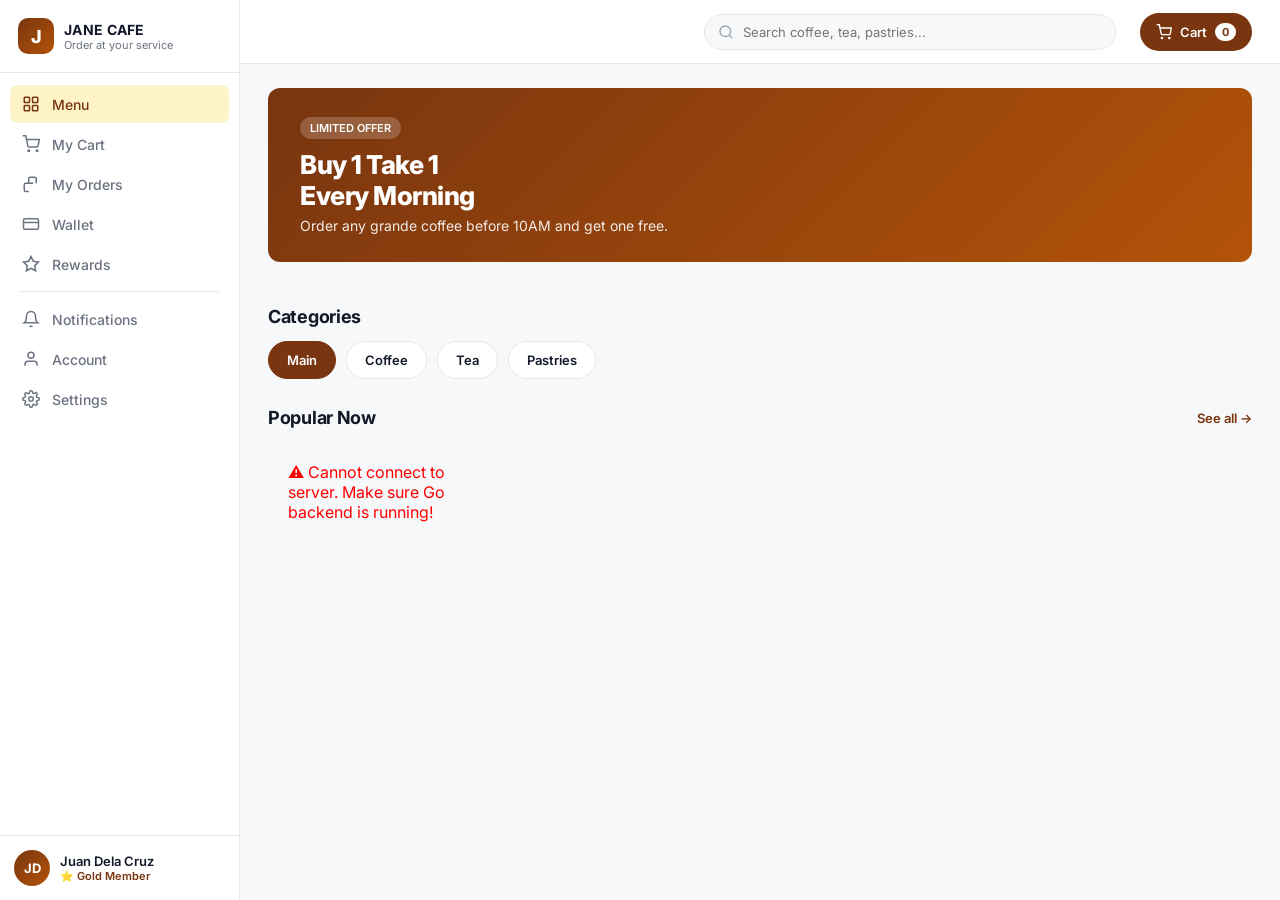
<file: frontend/index.html>
<!DOCTYPE html>
<html lang="en">
<head>
<meta charset="UTF-8">
<meta name="viewport" content="width=device-width, initial-scale=1.0">
<title>Jane Cafe</title>
<link rel="preconnect" href="https://fonts.googleapis.com">
<link href="https://fonts.googleapis.com/css2?family=Inter:wght@400;500;600;700;800&display=swap" rel="stylesheet">
<style>
  :root {
    --bg: #f7f8fa; --surface: #ffffff; --brand: #78350f; --brand-light: #92400e;
    --brand-pale: #fef3c7; --text: #111827; --text-2: #6b7280; --text-3: #9ca3af;
    --border: #e5e7eb; --radius: 12px; --radius-sm: 8px;
    --shadow-lg: 0 10px 30px rgba(0,0,0,0.12); --font: 'Inter', sans-serif;
  }
  * { box-sizing: border-box; margin: 0; padding: 0; }
  body { font-family: var(--font); background: var(--bg); color: var(--text); height: 100vh; overflow: hidden; }

  .app { display: flex; height: 100vh; }
  
  /* Sidebar */
  .sidebar { width: 240px; background: var(--surface); border-right: 1px solid var(--border); display: flex; flex-direction: column; flex-shrink: 0; }
  .brand-bar { padding: 18px; display: flex; align-items: center; gap: 10px; border-bottom: 1px solid var(--border); }
  .brand-logo { width: 36px; height: 36px; border-radius: 10px; background: linear-gradient(135deg, #78350f, #b45309); display: flex; align-items: center; justify-content: center; color: white; font-size: 18px; font-weight: 800; }
  .brand-name { font-size: 14px; font-weight: 700; letter-spacing: 0.3px; }
  .brand-sub { font-size: 11px; color: var(--text-2); }
  .nav { flex: 1; padding: 12px 10px; overflow-y: auto; }
  .nav-item { display: flex; align-items: center; gap: 12px; padding: 10px 12px; border-radius: var(--radius-sm); font-size: 14px; font-weight: 500; color: var(--text-2); cursor: pointer; transition: all 0.15s; margin-bottom: 2px; text-decoration: none; }
  .nav-item:hover { background: #f4f5f7; color: var(--text); }
  .nav-item.active { background: var(--brand-pale); color: var(--brand); }
  .nav-item svg { width: 18px; height: 18px; flex-shrink: 0; }
  .nav-item .badge { margin-left: auto; background: #ef4444; color: white; font-size: 10px; font-weight: 700; padding: 2px 7px; border-radius: 10px; min-width: 20px; text-align: center; }
  .nav-divider { height: 1px; background: var(--border); margin: 8px 10px; }
  .user-card { padding: 14px; border-top: 1px solid var(--border); display: flex; align-items: center; gap: 10px; }
  .user-avatar { width: 36px; height: 36px; border-radius: 50%; background: linear-gradient(135deg, #78350f, #b45309); color: white; display: flex; align-items: center; justify-content: center; font-weight: 700; font-size: 13px; }
  .user-name { font-size: 13px; font-weight: 600; }
  .user-tier { font-size: 11px; color: var(--brand); font-weight: 600; }

  /* Main & Topbar */
  .main { flex: 1; display: flex; flex-direction: column; overflow: hidden; }
  .topbar { height: 64px; background: var(--surface); border-bottom: 1px solid var(--border); display: flex; align-items: center; justify-content: space-between; padding: 0 28px; flex-shrink: 0; }
  .topbar-center { flex: 1; max-width: 420px; margin: 0 24px; position: relative; }
  .search { width: 100%; padding: 9px 14px 9px 38px; border: 1px solid var(--border); border-radius: 24px; font-size: 13px; font-family: var(--font); background: var(--bg); }
  .search:focus { outline: none; border-color: var(--brand); background: white; }
  .search-icon { position: absolute; left: 14px; top: 50%; transform: translateY(-50%); color: var(--text-3); }
  .topbar-right { display: flex; align-items: center; gap: 10px; }
  .cart-btn { background: var(--brand); color: white; border: none; padding: 0 16px; border-radius: 24px; height: 38px; display: flex; align-items: center; gap: 8px; font-weight: 600; font-size: 13px; cursor: pointer; font-family: var(--font); }
  .cart-btn:hover { background: var(--brand-light); }
  .cart-btn .count { background: white; color: var(--brand); padding: 2px 7px; border-radius: 10px; font-size: 11px; font-weight: 700; }

  /* Content Views */
  .content { flex: 1; overflow-y: auto; padding: 24px 28px; }
  .view { display: none; }
  .view.active { display: block; animation: fadeIn 0.3s ease; }
  @keyframes fadeIn { from { opacity: 0; transform: translateY(10px); } to { opacity: 1; transform: translateY(0); } }

  /* Hero */
  .hero { background: linear-gradient(135deg, #78350f 0%, #b45309 100%); border-radius: var(--radius); padding: 28px 32px; color: white; margin-bottom: 24px; }
  .hero-tag { display: inline-block; padding: 4px 10px; background: rgba(255,255,255,0.2); border-radius: 12px; font-size: 11px; font-weight: 600; margin-bottom: 10px; backdrop-filter: blur(10px); }
  .hero h1 { font-size: 26px; font-weight: 800; margin-bottom: 6px; letter-spacing: -0.5px; }
  .hero p { font-size: 14px; opacity: 0.9; }

  /* Sections & Categories */
  .section-header { display: flex; justify-content: space-between; align-items: center; margin-bottom: 14px; }
  .section-title { font-size: 18px; font-weight: 700; letter-spacing: -0.3px; }
  .section-link { font-size: 13px; color: var(--brand); font-weight: 600; cursor: pointer; }
  .categories { display: flex; gap: 10px; overflow-x: auto; margin-bottom: 24px; padding-bottom: 4px; }
  .categories::-webkit-scrollbar { display: none; }
  .cat { flex-shrink: 0; padding: 10px 18px; background: var(--surface); border: 1px solid var(--border); border-radius: 24px; font-size: 13px; font-weight: 600; cursor: pointer; transition: all 0.15s; }
  .cat:hover { border-color: var(--brand); }
  .cat.active { background: var(--brand); color: white; border-color: var(--brand); }

  /* Menu Grid */
  .menu-grid { display: grid; grid-template-columns: repeat(auto-fill, minmax(220px, 1fr)); gap: 16px; margin-bottom: 28px; }
  .menu-item { background: var(--surface); border: 1px solid var(--border); border-radius: var(--radius); overflow: hidden; cursor: pointer; transition: all 0.2s; position: relative; }
  .menu-item:hover { transform: translateY(-3px); box-shadow: var(--shadow-lg); border-color: transparent; }
  .menu-img { height: 140px; background: linear-gradient(135deg, #f3f4f6, #e5e7eb); display: flex; align-items: center; justify-content: center; position: relative; }
  .menu-tag { position: absolute; top: 10px; left: 10px; padding: 3px 8px; background: #ef4444; color: white; border-radius: 10px; font-size: 10px; font-weight: 700; }
  .menu-info { padding: 14px; }
  .menu-name { font-weight: 700; font-size: 14px; margin-bottom: 3px; }
  .menu-desc { font-size: 12px; color: var(--text-2); margin-bottom: 10px; line-height: 1.4; }
  .menu-bottom { display: flex; justify-content: space-between; align-items: center; }
  .menu-price { font-weight: 800; font-size: 15px; }
  .add-btn { width: 30px; height: 30px; border-radius: 50%; background: var(--brand); color: white; border: none; cursor: pointer; display: flex; align-items: center; justify-content: center; font-size: 18px; font-weight: 700; transition: transform 0.15s; }
  .add-btn:hover { transform: scale(1.1); background: var(--brand-light); }

  /* Cart & Wallet */
  .cart-layout { display: grid; grid-template-columns: 1.5fr 1fr; gap: 20px; }
  .cart-items-card, .cart-summary-card, .wallet-card, .info-card { background: var(--surface); border: 1px solid var(--border); border-radius: var(--radius); padding: 20px; }
  .summary-row { display: flex; justify-content: space-between; padding: 10px 0; font-size: 13px; }
  .summary-row.total { border-top: 1px solid var(--border); margin-top: 8px; padding-top: 14px; font-size: 16px; font-weight: 700; }
  .checkout-btn { width: 100%; padding: 14px; background: var(--brand); color: white; border: none; border-radius: var(--radius-sm); font-weight: 700; font-size: 14px; cursor: pointer; margin-top: 14px; }
  .empty-state { text-align: center; padding: 60px 20px; color: var(--text-2); }
  .empty-state h3 { font-size: 16px; font-weight: 700; color: var(--text); margin-bottom: 6px; }
  
  .wallet-header { padding: 16px; border-bottom: 1px solid var(--border); display: flex; justify-content: space-between; align-items: center; }
  .tag-cash { background: #e0f2fe; color: #0369a1; padding: 4px 8px; border-radius: 4px; font-size: 11px; font-weight: 600; }
  .payment-option { display: flex; align-items: center; gap: 14px; padding: 16px; border: 1px solid var(--brand); background: var(--brand-pale); border-radius: 8px; margin-top: 16px; }
  .pay-details strong { font-size: 14px; display: block; }
  .pay-details span { font-size: 12px; color: var(--text-2); }
  .transaction-item { display: flex; justify-content: space-between; padding: 12px 0; border-bottom: 1px solid var(--border); }

  /* Account & Settings */
  .profile-header { background: linear-gradient(135deg, #78350f, #b45309); border-radius: var(--radius); padding: 28px; color: white; display: flex; align-items: center; gap: 20px; margin-bottom: 24px; }
  .profile-avatar-large { width: 80px; height: 80px; border-radius: 50%; background: white; color: var(--brand); display: flex; align-items: center; justify-content: center; font-size: 28px; font-weight: 800; flex-shrink: 0; }
  .profile-name { font-size: 22px; font-weight: 800; margin-bottom: 4px; }
  .profile-email { font-size: 13px; opacity: 0.9; margin-bottom: 8px; }
  .info-grid { display: grid; grid-template-columns: 1fr 1fr; gap: 16px; }
  .info-card-title { font-size: 14px; font-weight: 700; margin-bottom: 14px; padding-bottom: 10px; border-bottom: 1px solid var(--border); }
  .setting-item { display: flex; justify-content: space-between; align-items: center; padding: 14px 0; border-bottom: 1px solid var(--border); }
  .setting-item:last-child { border-bottom: none; }
  .toggle-label { font-size: 13px; font-weight: 600; display: block; }
  .toggle-desc { font-size: 12px; color: var(--text-2); margin-top: 2px; display: block; }
  .switch { position: relative; display: inline-block; width: 40px; height: 22px; }
  .switch input { opacity: 0; width: 0; height: 0; }
  .slider { position: absolute; cursor: pointer; top: 0; left: 0; right: 0; bottom: 0; background-color: #ccc; transition: .4s; border-radius: 22px; }
  .slider:before { position: absolute; content: ""; height: 16px; width: 16px; left: 3px; bottom: 3px; background-color: white; transition: .4s; border-radius: 50%; }
  input:checked + .slider { background-color: var(--brand); }
  input:checked + .slider:before { transform: translateX(18px); }
  .settings-links { display: flex; flex-direction: column; gap: 12px; }
  .setting-link { display: flex; justify-content: space-between; align-items: center; padding: 16px; background: var(--surface); border: 1px solid var(--border); border-radius: var(--radius); text-decoration: none; color: var(--text); font-weight: 500; }
  .setting-link:hover { background: var(--bg); }

  /* Modal */
  .modal-overlay { position: fixed; inset: 0; background: rgba(0,0,0,0.4); display: none; align-items: flex-end; justify-content: center; z-index: 100; backdrop-filter: blur(4px); }
  .modal-overlay.show { display: flex; }
  .modal-sheet { background: var(--surface); border-radius: 20px 20px 0 0; padding: 24px; width: 100%; max-width: 420px; animation: slideUp 0.25s ease; }
  @keyframes slideUp { from { transform: translateY(100%); } to { transform: translateY(0); } }
  .modal-product { display: flex; gap: 14px; margin-bottom: 20px; padding-bottom: 16px; border-bottom: 1px solid var(--border); }
  .modal-product-img { width: 72px; height: 72px; border-radius: var(--radius-sm); background: var(--bg); display: flex; align-items: center; justify-content: center; font-size: 36px; flex-shrink: 0; }
  .modal-actions { display: flex; gap: 10px; }
  .modal-btn { flex: 1; padding: 12px; border-radius: var(--radius-sm); font-weight: 700; font-size: 13px; cursor: pointer; border: none; }
  .modal-btn.secondary { background: var(--bg); color: var(--text); }
  .modal-btn.primary { background: var(--brand); color: white; }
</style>
</head>
<body>

<div class="app">
  <aside class="sidebar">
    <div class="brand-bar">
      <div class="brand-logo">J</div>
      <div><div class="brand-name">JANE CAFE</div><div class="brand-sub">Order at your service</div></div>
    </div>
    <nav class="nav">
      <div class="nav-item active" data-view="menu"><svg viewBox="0 0 24 24" fill="none" stroke="currentColor" stroke-width="2"><rect x="3" y="3" width="7" height="7" rx="1"/><rect x="14" y="3" width="7" height="7" rx="1"/><rect x="3" y="14" width="7" height="7" rx="1"/><rect x="14" y="14" width="7" height="7" rx="1"/></svg>Menu</div>
      <div class="nav-item" data-view="cart"><svg viewBox="0 0 24 24" fill="none" stroke="currentColor" stroke-width="2"><circle cx="9" cy="21" r="1"/><circle cx="20" cy="21" r="1"/><path d="M1 1h4l2.68 13.39a2 2 0 002 1.61h9.72a2 2 0 002-1.61L23 6H6"/></svg>My Cart<span class="badge" id="cart-badge" style="display:none;">0</span></div>
      <div class="nav-item" data-view="orders"><svg viewBox="0 0 24 24" fill="none" stroke="currentColor" stroke-width="2"><path d="M9 11H5a2 2 0 00-2 2v7a2 2 0 002 2h4M9 11V5a2 2 0 012-2h6a2 2 0 012 2v6M9 11h6"/></svg>My Orders</div>
      <div class="nav-item" data-view="wallet"><svg viewBox="0 0 24 24" fill="none" stroke="currentColor" stroke-width="2"><rect x="2" y="5" width="20" height="14" rx="2"/><line x1="2" y1="10" x2="22" y2="10"/></svg>Wallet</div>
      <div class="nav-item" data-view="rewards"><svg viewBox="0 0 24 24" fill="none" stroke="currentColor" stroke-width="2"><polygon points="12 2 15.09 8.26 22 9.27 17 14.14 18.18 21.02 12 17.77 5.82 21.02 7 14.14 2 9.27 8.91 8.26 12 2"/></svg>Rewards</div>
      <div class="nav-divider"></div>
      <div class="nav-item" data-view="notifications"><svg viewBox="0 0 24 24" fill="none" stroke="currentColor" stroke-width="2"><path d="M18 8A6 6 0 006 8c0 7-3 9-3 9h18s-3-2-3-9M13.73 21a2 2 0 01-3.46 0"/></svg>Notifications</div>
      <div class="nav-item" data-view="account"><svg viewBox="0 0 24 24" fill="none" stroke="currentColor" stroke-width="2"><path d="M20 21v-2a4 4 0 00-4-4H8a4 4 0 00-4 4v2"/><circle cx="12" cy="7" r="4"/></svg>Account</div>
      <div class="nav-item" data-view="settings"><svg viewBox="0 0 24 24" fill="none" stroke="currentColor" stroke-width="2"><circle cx="12" cy="12" r="3"/><path d="M19.4 15a1.65 1.65 0 00.33 1.82l.06.06a2 2 0 01-2.83 2.83l-.06-.06a1.65 1.65 0 00-1.82-.33 1.65 1.65 0 00-1 1.51V21a2 2 0 01-4 0v-.09A1.65 1.65 0 009 19.4a1.65 1.65 0 00-1.82.33l-.06.06a2 2 0 01-2.83-2.83l.06-.06a1.65 1.65 0 00.33-1.82 1.65 1.65 0 00-1.51-1H3a2 2 0 010-4h.09A1.65 1.65 0 004.6 9a1.65 1.65 0 00-.33-1.82l-.06-.06a2 2 0 012.83-2.83l.06.06a1.65 1.65 0 001.82.33H9a1.65 1.65 0 001-1.51V3a2 2 0 014 0v.09a1.65 1.65 0 001 1.51 1.65 1.65 0 001.82-.33l.06-.06a2 2 0 012.83 2.83l-.06.06a1.65 1.65 0 00-.33 1.82V9a1.65 1.65 0 001.51 1H21a2 2 0 010 4h-.09a1.65 1.65 0 00-1.51 1z"/></svg>Settings</div>
    </nav>
    <div class="user-card">
      <div class="user-avatar" id="sidebar-avatar">JD</div>
      <div><div class="user-name" id="sidebar-name">Juan Dela Cruz</div><div class="user-tier">⭐ Gold Member</div></div>
    </div>
  </aside>

  <div class="main">
    <header class="topbar">
      <div style="flex:1;"></div>
      <div class="topbar-center">
        <svg class="search-icon" width="16" height="16" viewBox="0 0 24 24" fill="none" stroke="currentColor" stroke-width="2"><circle cx="11" cy="11" r="8"/><line x1="21" y1="21" x2="16.65" y2="16.65"/></svg>
        <input type="text" class="search" placeholder="Search coffee, tea, pastries...">
      </div>
      <div class="topbar-right">
        <button class="cart-btn" id="topbar-cart-btn"><svg width="16" height="16" viewBox="0 0 24 24" fill="none" stroke="currentColor" stroke-width="2"><circle cx="9" cy="21" r="1"/><circle cx="20" cy="21" r="1"/><path d="M1 1h4l2.68 13.39a2 2 0 002 1.61h9.72a2 2 0 002-1.61L23 6H6"/></svg>Cart<span class="count" id="cart-count">0</span></button>
      </div>
    </header>

    <main class="content">
      <!-- MENU VIEW -->
      <section class="view active" id="view-menu">
        <div class="hero">
          <div><div class="hero-tag">LIMITED OFFER</div><h1>Buy 1 Take 1<br>Every Morning</h1><p>Order any grande coffee before 10AM and get one free.</p></div>
        </div>
        <div style="height: 20px;"></div>
        
        <div class="section-header"><div class="section-title">Categories</div></div>
        <div class="categories">
          <div class="cat active" data-category="all">Main</div>
          <div class="cat" data-category="coffee">Coffee</div>
          <div class="cat" data-category="tea">Tea</div>
          <div class="cat" data-category="pastries">Pastries</div>
        </div>

        <div class="section-header"><div class="section-title">Popular Now</div><div class="section-link">See all →</div></div>
        <div class="menu-grid" id="menu-grid"></div>
      </section>

      <!-- CART VIEW -->
      <section class="view" id="view-cart">
        <div class="section-header"><div class="section-title">My Cart</div></div>
        <div id="cart-content"><div class="empty-state"><h3>Your cart is empty</h3><p>Add items from the menu to get started.</p></div></div>
      </section>

      <!-- ORDERS VIEW -->
      <section class="view" id="view-orders">
        <div class="section-header"><div class="section-title">My Orders</div></div>
        <!-- Added container for dynamic orders -->
        <div class="orders-list"></div>
      </section>

      <!-- WALLET VIEW -->
      <section class="view" id="view-wallet">
        <div class="section-header"><div class="section-title">Wallet</div></div>
        <div class="wallet-card">
          <div class="wallet-header"><span>Payment Method</span><span class="tag-cash">Cash Only</span></div>
          <div style="padding: 16px;"><div class="payment-option"><div class="pay-details"><strong>Cash on Pickup</strong><span>Pay when you receive your order</span></div></div></div>
        </div>
        <div class="section-header"><div class="section-title">Recent Transactions</div></div>
        <div class="wallet-card" style="padding: 0;">
          <div class="transaction-item"><div class="t-info"><strong>Order #1023</strong><span style="font-size:12px; color:var(--text-2);">Oct 24, 2026</span></div><div class="t-amount" style="font-weight:600;">-₱270.00</div></div>
        </div>
      </section>

      <!-- REWARDS VIEW -->
      <section class="view" id="view-rewards">
        <div class="hero" style="background:linear-gradient(135deg,#f59e0b,#d97706);">
          <div><div class="hero-tag">⭐ GOLD MEMBER</div><h1>You're 3 stamps<br>away from free coffee!</h1><p>Keep ordering to unlock your next reward.</p></div>
        </div>
        <div class="info-grid"><div class="info-card"><div class="info-card-title">Your Stats</div><div class="summary-row"><span>Total Orders</span><span>—</span></div><div class="summary-row"><span>Total Spent</span><span>0.00</span></div><div class="summary-row"><span>Rewards Points</span><span style="color:var(--brand);">0 pts</span></div><div class="summary-row"><span>Stamps</span><span>0/10</span></div></div></div>
      </section>

      <!-- NOTIFICATIONS VIEW -->
      <section class="view" id="view-notifications">
        <div class="section-header"><div class="section-title">Notifications</div></div>
        <!-- Added container for dynamic notifications -->
        <div class="notif-list"></div>
      </section>

      <!-- ACCOUNT VIEW -->
      <section class="view" id="view-account">
        <div class="profile-header">
          <div class="profile-avatar-large" id="account-avatar">JD</div>
          <div><div class="profile-name" id="account-name-display">Juan Dela Cruz</div><div class="profile-email">juan.delacruz@email.com</div><div style="font-size:12px; opacity:0.8;">⭐ Gold Member · 0 pts</div></div>
        </div>
        <div class="info-grid">
          <div class="info-card">
            <div class="info-card-title">Basic Information</div>
            <div class="summary-row"><span>Full Name</span><div style="display:flex; gap:8px;"><input type="text" id="edit-name-input" value="Juan Dela Cruz" style="padding:4px 8px; border:1px solid var(--border); border-radius:4px;"><button onclick="updateName()" style="padding:4px 8px; background:var(--brand); color:white; border:none; border-radius:4px; cursor:pointer;">Save</button></div></div>
            <div class="summary-row"><span>Email</span><span>juan.delacruz@email.com</span></div>
            <div class="summary-row"><span>Phone</span><span>+63 917 ••• ••••</span></div>
          </div>
          <div class="info-card">
            <div class="info-card-title">Upload Profile Picture</div>
            <input type="file" id="upload-pic" accept="image/*" style="margin-bottom:10px;">
            <p style="font-size:12px; color:var(--text-2);">Select an image to update your avatar.</p>
          </div>
        </div>
        <div class="section-title" style="margin-top:24px;">Notification Preferences</div>
        <div class="info-card">
          <div class="setting-item"><div><span class="toggle-label">Order updates</span><span class="toggle-desc">Get notified when your order status changes</span></div><label class="switch"><input type="checkbox" checked><span class="slider"></span></label></div>
          <div class="setting-item"><div><span class="toggle-label">Promos & offers</span><span class="toggle-desc">Receive deals and limited-time offers</span></div><label class="switch"><input type="checkbox" checked><span class="slider"></span></label></div>
          <div class="setting-item"><div><span class="toggle-label">Rewards reminders</span><span class="toggle-desc">Remind me when I'm close to a reward</span></div><label class="switch"><input type="checkbox" checked><span class="slider"></span></label></div>
          <div class="setting-item"><div><span class="toggle-label">Email newsletter</span><span class="toggle-desc">Weekly coffee tips and news</span></div><label class="switch"><input type="checkbox"><span class="slider"></span></label></div>
        </div>
      </section>

      <!-- SETTINGS VIEW -->
      <section class="view" id="view-settings">
        <div class="section-header"><div class="section-title">Settings</div></div>
        <div class="settings-links">
          <a href="#" class="setting-link"><span>Privacy Policy</span><svg width="16" height="16" viewBox="0 0 24 24" fill="none" stroke="currentColor" stroke-width="2"><polyline points="9 18 15 12 9 6"></polyline></svg></a>
          <a href="#" class="setting-link"><span>Contact Support</span><svg width="16" height="16" viewBox="0 0 24 24" fill="none" stroke="currentColor" stroke-width="2"><polyline points="9 18 15 12 9 6"></polyline></svg></a>
          <a href="#" class="setting-link" onclick="switchView('account')"><span>Account Management</span><svg width="16" height="16" viewBox="0 0 24 24" fill="none" stroke="currentColor" stroke-width="2"><polyline points="9 18 15 12 9 6"></polyline></svg></a>
        </div>
      </section>
    </main>
  </div>
</div>

<!-- Modal -->
<div class="modal-overlay" id="add-modal">
  <div class="modal-sheet">
    <div class="modal-product">
      <div class="modal-product-img" id="modal-img"></div>
      <div style="flex:1;"><div class="menu-name" id="modal-name" style="font-size:16px;">Product Name</div><div class="menu-desc" id="modal-desc">Description</div><div class="menu-price" id="modal-price" style="color:var(--brand);">₱0.00</div></div>
    </div>
    <div style="display:flex; justify-content:space-between; align-items:center; margin-bottom:20px;">
      <span style="font-weight:600; font-size:13px;">Quantity</span>
      <div style="display:flex; align-items:center; gap:12px; background:var(--bg); padding:6px; border-radius:24px;">
        <button id="qty-dec" style="width:24px; height:24px; border-radius:50%; border:none; background:white; cursor:pointer; font-weight:700;">−</button>
        <span id="modal-qty" style="font-weight:700; font-size:15px;">1</span>
        <button id="qty-inc" style="width:24px; height:24px; border-radius:50%; border:none; background:white; cursor:pointer; font-weight:700;">+</button>
      </div>
    </div>
    <div class="modal-actions">
      <button class="modal-btn secondary" id="btn-close-modal">Cancel</button>
      <button class="modal-btn primary" id="btn-add-cart">Add to Cart</button>
    </div>
  </div>
</div>

<script>
// --- GLOBAL STATE ---
let cart = [];
let modalItem = null;
let modalQty = 1;
let userOrders = [];
let userNotifications = [];

// --- MENU RENDERING (FETCHES FROM BACKEND) ---
async function renderMenu(selectedCategory = 'all') {
    const grid = document.getElementById('menu-grid');
    
    let url = 'http://localhost:8080/api/products';
    if (selectedCategory === 'all') {
        url += '?best_sellers=true';
    } else if (selectedCategory !== 'all') {
        url += `?category=${selectedCategory}`;
    }

    try {
        const res = await fetch(url);
        if (!res.ok) throw new Error('Failed to fetch products');
        const menuItems = await res.json();
        
        grid.innerHTML = menuItems.map(item => `
            <div class="menu-item" onclick="openModal(${item.id})">
                <div class="menu-img">
                    ${item.bestSeller ? '<span class="menu-tag">BESTSELLER</span>' : ''}
                </div>
                <div class="menu-info">
                    <div class="menu-name">${item.name}</div>
                    <div class="menu-desc">${item.desc}</div>
                    <div class="menu-bottom">
                        <div class="menu-price">₱${item.price.toFixed(2)}</div>
                        <button class="add-btn" onclick="event.stopPropagation(); openModal(${item.id})">+</button>
                    </div>
                </div>
            </div>
        `).join('');
        
    } catch (err) {
        console.error("Backend connection failed:", err);
        grid.innerHTML = `<div style="padding:20px;color:red;">⚠️ Cannot connect to server. Make sure Go backend is running!</div>`;
    }
}

// --- MODAL LOGIC ---
window.openModal = function(id) {
    fetch(`http://localhost:8080/api/products?id=${id}`)
        .then(res => res.json())
        .then(items => {
            if (items && items.length > 0) {
                modalItem = items[0];
                modalQty = 1;
                
                document.getElementById('modal-name').textContent = modalItem.name;
                document.getElementById('modal-desc').textContent = modalItem.desc;
                document.getElementById('modal-price').textContent = `₱${modalItem.price.toFixed(2)}`;
                document.getElementById('modal-qty').textContent = modalQty;
                document.getElementById('add-modal').classList.add('show');
            }
        })
        .catch(err => console.error("Error fetching product details:", err));
};

document.getElementById('qty-inc').addEventListener('click', () => { 
    modalQty++; 
    document.getElementById('modal-qty').textContent = modalQty; 
});

document.getElementById('qty-dec').addEventListener('click', () => { 
    if(modalQty > 1) {
        modalQty--; 
        document.getElementById('modal-qty').textContent = modalQty; 
    }
});

document.getElementById('btn-close-modal').addEventListener('click', () => 
    document.getElementById('add-modal').classList.remove('show')
);

document.getElementById('add-modal').addEventListener('click', (e) => { 
    if(e.target.id === 'add-modal') document.getElementById('add-modal').classList.remove('show'); 
});

document.getElementById('btn-add-cart').addEventListener('click', () => {
    if (modalItem) {
        addToCart(modalItem, modalQty);
        document.getElementById('add-modal').classList.remove('show');
    }
});

// --- CART LOGIC ---
function addToCart(item, qty) {
    const existing = cart.find(c => c.id === item.id);
    if (existing) existing.qty += qty;
    else cart.push({ ...item, qty });
    updateCartUI();
}

function updateCartUI() {
    const totalItems = cart.reduce((sum, c) => sum + c.qty, 0);
    document.getElementById('cart-count').textContent = totalItems;
    const badge = document.getElementById('cart-badge');
    badge.style.display = totalItems > 0 ? 'inline' : 'none';
    badge.textContent = totalItems;
    renderCart();
}

function renderCart() {
    const content = document.getElementById('cart-content');
    if (cart.length === 0) {
        content.innerHTML = `<div class="empty-state"><h3>Your cart is empty</h3><p>Add items from the menu.</p></div>`;
        return;
    }
    const subtotal = cart.reduce((sum, c) => sum + c.price * c.qty, 0);
    content.innerHTML = `
        <div class="cart-layout">
            <div class="cart-items-card">
                <div style="font-weight:700;font-size:15px;margin-bottom:12px;">Items (${cart.length})</div>
                ${cart.map(item => `
                    <div style="display:flex; justify-content:space-between; margin-bottom:12px; padding-bottom:12px; border-bottom:1px solid var(--border);">
                        <div>
                            <div style="font-weight:600;">${item.name}</div>
                            <div style="font-size:12px; color:var(--text-2);">₱${item.price.toFixed(2)} x ${item.qty}</div>
                        </div>
                        <div style="font-weight:700;">₱${(item.price * item.qty).toFixed(2)}</div>
                    </div>
                `).join('')}
            </div>
            <div class="cart-summary-card">
                <div style="font-weight:700;font-size:15px;margin-bottom:14px;">Order Summary</div>
                <div class="summary-row"><span>Subtotal</span><span>₱${subtotal.toFixed(2)}</span></div>
                <div class="summary-row total"><span>Total</span><span>₱${subtotal.toFixed(2)}</span></div>
                <button class="checkout-btn" onclick="placeOrder()">Place Order</button>
                <div style="text-align:center;margin-top:10px;font-size:11px;color:var(--text-3);">Payment: Cash on Pickup</div>
            </div>
        </div>
    `;
}

// --- ORDER PLACEMENT & NOTIFICATIONS ---
async function placeOrder() {
    if (cart.length === 0) return;
    
    const orderData = {
        userId: 1, 
        items: cart.map(item => ({ productId: item.id, qty: item.qty }))
    };

    try {
        const res = await fetch('http://localhost:8080/api/orders', {
            method: 'POST',
            headers: { 'Content-Type': 'application/json' },
            body: JSON.stringify(orderData)
        });
        
        if (res.ok) {
            const newOrder = await res.json();
            
            // Add to local orders array
            userOrders.unshift(newOrder); 
            
            // Create a notification
            userNotifications.unshift({
                id: Date.now(),
                title: "Order Placed!",
                message: `Your order #${newOrder.id} for ₱${newOrder.total.toFixed(2)} has been received.`,
                time: "Just now",
                read: false
            });

            cart = [];
            updateCartUI();
            alert('Order placed successfully! Check My Orders.');
        } else {
            const errText = await res.text();
            alert('Failed to place order: ' + errText);
        }
    } catch (err) {
        console.error(err);
        alert('Server error. Make sure backend is running on port 8080.');
    }
}

function renderOrders() {
    const container = document.getElementById('view-orders');
    let contentArea = container.querySelector('.orders-list') || container; 
    
    if (userOrders.length === 0) {
        contentArea.innerHTML = `<div class="empty-state"><h3>No active orders</h3></div>`;
        return;
    }

    contentArea.innerHTML = userOrders.map(order => `
        <div class="order-card" style="background:var(--surface); border:1px solid var(--border); border-radius:var(--radius); padding:16px; margin-bottom:12px;">
            <div style="display:flex; justify-content:space-between; margin-bottom:8px;">
                <strong>Order #${order.id}</strong>
                <span style="color:var(--brand); font-weight:600;">₱${order.total.toFixed(2)}</span>
            </div>
            <div style="font-size:12px; color:var(--text-2); margin-bottom:8px;">
                ${order.items.length} items • ${order.paymentMethod}
            </div>
            <div style="font-size:13px; font-weight:600; color:#16a34a;">Status: ${order.status.toUpperCase()}</div>
        </div>
    `).join('');
}

function renderNotifications() {
    const container = document.getElementById('view-notifications');
    let contentArea = container.querySelector('.notif-list') || container;

    if (userNotifications.length === 0) {
        contentArea.innerHTML = `<div class="empty-state"><h3>No notifications yet</h3></div>`;
        return;
    }

    contentArea.innerHTML = userNotifications.map(notif => `
        <div class="notif-item" style="background:var(--surface); border:1px solid var(--border); border-radius:var(--radius); padding:16px; margin-bottom:10px; display:flex; gap:12px; align-items:center;">
            <div style="width:8px; height:8px; background:var(--brand); border-radius:50%; flex-shrink:0;"></div>
            <div style="flex:1;">
                <div style="font-weight:600; font-size:14px;">${notif.title}</div>
                <div style="font-size:12px; color:var(--text-2); margin-top:2px;">${notif.message}</div>
                <div style="font-size:11px; color:var(--text-3); margin-top:4px;">${notif.time}</div>
            </div>
        </div>
    `).join('');
}

// --- NAVIGATION & CATEGORY TABS ---
function switchView(viewName) {
    document.querySelectorAll('.nav-item').forEach(n => n.classList.remove('active'));
    const navItem = document.querySelector(`.nav-item[data-view="${viewName}"]`);
    if (navItem) navItem.classList.add('active');
    
    document.querySelectorAll('.view').forEach(v => v.classList.remove('active'));
    document.getElementById('view-' + viewName).classList.add('active');
    
    // Trigger renders based on active view
    if (viewName === 'cart') renderCart();
    if (viewName === 'orders') renderOrders();
    if (viewName === 'notifications') renderNotifications();
}

document.querySelectorAll('.nav-item[data-view]').forEach(item => {
    item.addEventListener('click', () => switchView(item.dataset.view));
});

document.getElementById('topbar-cart-btn').addEventListener('click', () => switchView('cart'));

document.querySelectorAll('.cat').forEach(tab => {
    tab.addEventListener('click', () => {
        document.querySelectorAll('.cat').forEach(t => t.classList.remove('active'));
        tab.classList.add('active');
        renderMenu(tab.dataset.category || 'all');
    });
});

// --- ACCOUNT LOGIC ---
function updateName() {
    const newName = document.getElementById('edit-name-input').value;
    if(newName) {
        document.getElementById('account-name-display').textContent = newName;
        document.getElementById('sidebar-name').textContent = newName;
        const initials = newName.split(' ').map(n => n[0]).join('').substring(0,2).toUpperCase();
        document.getElementById('account-avatar').textContent = initials;
        document.getElementById('sidebar-avatar').textContent = initials;
    }
}

document.getElementById('upload-pic').addEventListener('change', function(e) {
    if (this.files && this.files[0]) {
        const reader = new FileReader();
        reader.onload = function(e) {
            const imgHTML = `<img src="${e.target.result}" style="width:100%;height:100%;border-radius:50%;object-fit:cover;">`;
            document.getElementById('account-avatar').innerHTML = imgHTML;
            document.getElementById('sidebar-avatar').innerHTML = imgHTML;
        };
        reader.readAsDataURL(this.files[0]);
    }
});

// Initial Load
renderMenu();
</script>
</body>
</html>
</file>
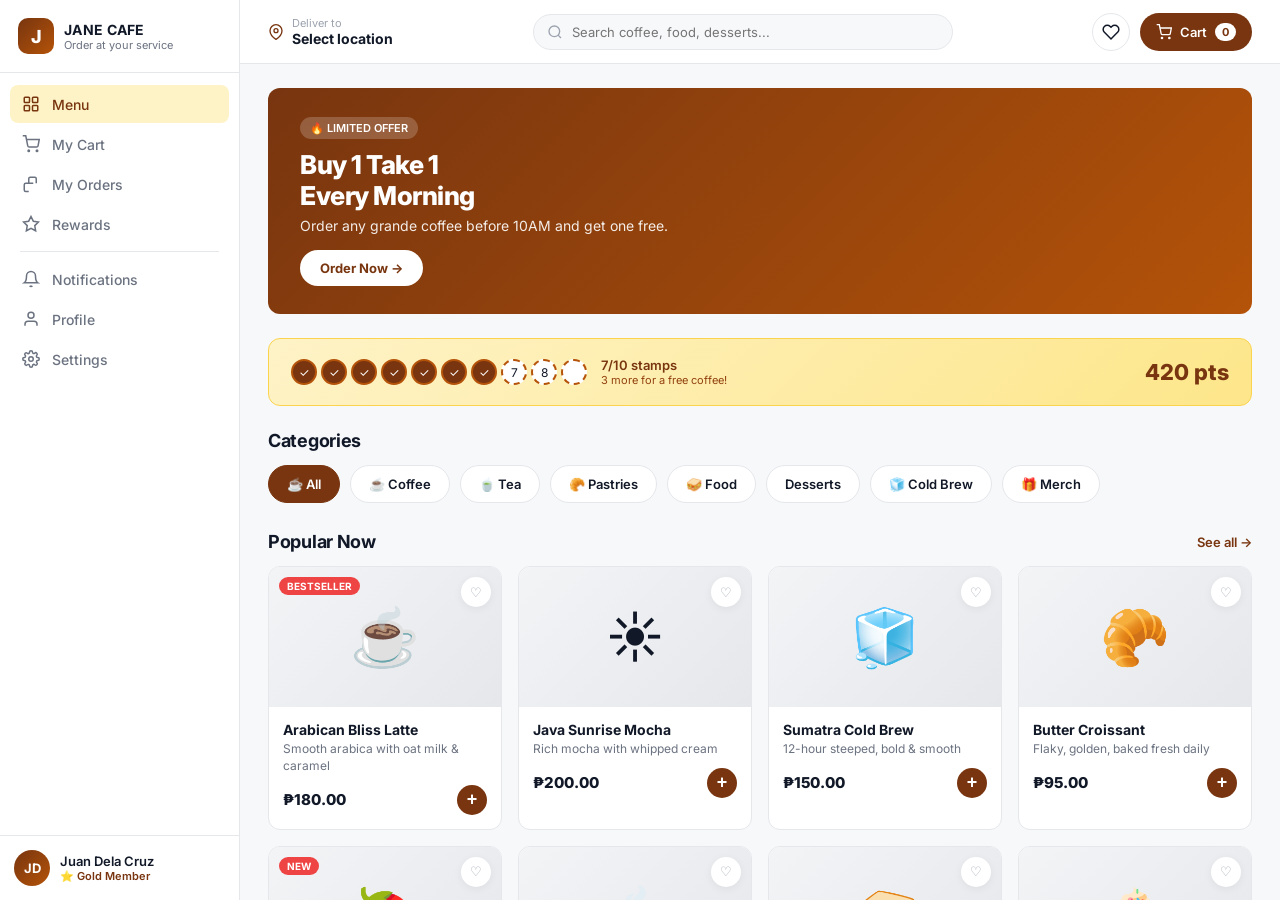
<file: web/index.html>
<!DOCTYPE html>
<html lang="en">
<head>
<meta charset="UTF-8">
<meta name="viewport" content="width=device-width, initial-scale=1">
<title>Jane Cafe — Order at Your Service</title>
<link rel="preconnect" href="https://fonts.googleapis.com">
<link href="https://fonts.googleapis.com/css2?family=Inter:wght@400;500;600;700;800&display=swap" rel="stylesheet">
<style>
  :root {
    --bg: #f7f8fa;
    --surface: #ffffff;
    --brand: #78350f;
    --brand-light: #92400e;
    --brand-pale: #fef3c7;
    --accent: #111827;
    --border: #e5e7eb;
    --text: #111827;
    --text-2: #6b7280;
    --text-3: #9ca3af;
    --radius: 12px;
    --radius-sm: 8px;
    --shadow: 0 2px 8px rgba(0,0,0,0.06);
    --shadow-lg: 0 10px 30px rgba(0,0,0,0.12);
    --font: 'Inter', sans-serif;
  }
  * { box-sizing: border-box; margin: 0; padding: 0; }
  body { font-family: var(--font); background: var(--bg); color: var(--text); -webkit-font-smoothing: antialiased; }

  .app { display: flex; height: 100vh; overflow: hidden; }

  /* Sidebar */
  .sidebar {
    width: 240px; background: var(--surface); border-right: 1px solid var(--border);
    display: flex; flex-direction: column; flex-shrink: 0;
  }
  .brand-bar {
    padding: 18px; display: flex; align-items: center; gap: 10px;
    border-bottom: 1px solid var(--border);
  }
  .brand-logo {
    width: 36px; height: 36px; border-radius: 10px;
    background: linear-gradient(135deg, #78350f, #b45309);
    display: flex; align-items: center; justify-content: center;
    color: white; font-size: 18px; font-weight: 800;
  }
  .brand-name { font-size: 14px; font-weight: 700; letter-spacing: 0.3px; }
  .brand-sub { font-size: 11px; color: var(--text-2); }

  .nav { flex: 1; padding: 12px 10px; overflow-y: auto; }
  .nav-item {
    display: flex; align-items: center; gap: 12px;
    padding: 10px 12px; border-radius: var(--radius-sm);
    font-size: 14px; font-weight: 500; color: var(--text-2);
    cursor: pointer; transition: all 0.15s; margin-bottom: 2px;
  }
  .nav-item:hover { background: #f4f5f7; color: var(--text); }
  .nav-item.active { background: var(--brand-pale); color: var(--brand); }
  .nav-item svg { width: 18px; height: 18px; flex-shrink: 0; }
  .nav-item .badge {
    margin-left: auto; background: #ef4444; color: white;
    font-size: 10px; font-weight: 700; padding: 2px 7px;
    border-radius: 10px; min-width: 20px; text-align: center;
  }
  .nav-divider { height: 1px; background: var(--border); margin: 8px 10px; }

  .user-card {
    padding: 14px; border-top: 1px solid var(--border);
    display: flex; align-items: center; gap: 10px;
  }
  .user-avatar {
    width: 36px; height: 36px; border-radius: 50%;
    background: linear-gradient(135deg, #78350f, #b45309);
    color: white; display: flex; align-items: center; justify-content: center;
    font-weight: 700; font-size: 13px;
  }
  .user-name { font-size: 13px; font-weight: 600; }
  .user-tier { font-size: 11px; color: var(--brand); font-weight: 600; }

  /* Main */
  .main { flex: 1; display: flex; flex-direction: column; overflow: hidden; min-width: 0; }

  .topbar {
    height: 64px; background: var(--surface); border-bottom: 1px solid var(--border);
    display: flex; align-items: center; justify-content: space-between;
    padding: 0 28px; flex-shrink: 0;
  }
  .location {
    display: flex; align-items: center; gap: 8px;
    font-size: 13px; color: var(--text-2); cursor: pointer;
  }
  .location strong { color: var(--text); font-size: 14px; }
  .location svg { color: var(--brand); }

  .topbar-center {
    flex: 1; max-width: 420px; margin: 0 24px;
    position: relative;
  }
  .search {
    width: 100%; padding: 9px 14px 9px 38px;
    border: 1px solid var(--border); border-radius: 24px;
    font-size: 13px; font-family: var(--font);
    background: var(--bg);
  }
  .search:focus { outline: none; border-color: var(--brand); background: white; }
  .search-icon {
    position: absolute; left: 14px; top: 50%; transform: translateY(-50%);
    color: var(--text-3);
  }

  .topbar-right { display: flex; align-items: center; gap: 10px; }
  .icon-btn {
    width: 38px; height: 38px; border-radius: 50%;
    border: 1px solid var(--border); background: var(--surface);
    cursor: pointer; display: flex; align-items: center; justify-content: center;
    color: var(--text); transition: all 0.15s; position: relative;
  }
  .icon-btn:hover { background: var(--bg); }
  .icon-btn svg { width: 18px; height: 18px; }

  .cart-btn {
    background: var(--brand); color: white; border: none;
    padding: 0 16px; border-radius: 24px; height: 38px;
    display: flex; align-items: center; gap: 8px;
    font-weight: 600; font-size: 13px; cursor: pointer;
    font-family: var(--font);
  }
  .cart-btn:hover { background: var(--brand-light); }
  .cart-btn .count {
    background: white; color: var(--brand);
    padding: 2px 7px; border-radius: 10px; font-size: 11px; font-weight: 700;
  }

  /* Content */
  .content { flex: 1; overflow-y: auto; padding: 24px 28px; }
  .view { display: none; }
  .view.active { display: block; }

  /* Hero */
  .hero {
    background: linear-gradient(135deg, #78350f 0%, #b45309 100%);
    border-radius: var(--radius); padding: 28px 32px;
    color: white; margin-bottom: 24px; position: relative; overflow: hidden;
    display: flex; justify-content: space-between; align-items: center;
  }
  .hero::after {
    content: ''; position: absolute; right: -20px; bottom: -30px;
    font-size: 200px; opacity: 0.15;
  }
  .hero-tag {
    display: inline-block; padding: 4px 10px; background: rgba(255,255,255,0.2);
    border-radius: 12px; font-size: 11px; font-weight: 600; margin-bottom: 10px;
    backdrop-filter: blur(10px);
  }
  .hero h1 { font-size: 26px; font-weight: 800; margin-bottom: 6px; letter-spacing: -0.5px; }
  .hero p { font-size: 14px; opacity: 0.9; margin-bottom: 16px; }
  .hero-btn {
    background: white; color: var(--brand); border: none;
    padding: 10px 20px; border-radius: 24px; font-weight: 700;
    font-size: 13px; cursor: pointer; font-family: var(--font);
  }

  /* Section */
  .section-header {
    display: flex; justify-content: space-between; align-items: center;
    margin-bottom: 14px;
  }
  .section-title { font-size: 18px; font-weight: 700; letter-spacing: -0.3px; }
  .section-link { font-size: 13px; color: var(--brand); font-weight: 600; cursor: pointer; }

  /* Categories */
  .categories {
    display: flex; gap: 10px; overflow-x: auto; margin-bottom: 24px;
    padding-bottom: 4px;
  }
  .categories::-webkit-scrollbar { display: none; }
  .cat {
    flex-shrink: 0; padding: 10px 18px; background: var(--surface);
    border: 1px solid var(--border); border-radius: 24px;
    font-size: 13px; font-weight: 600; cursor: pointer;
    display: flex; align-items: center; gap: 6px;
    transition: all 0.15s;
  }
  .cat:hover { border-color: var(--brand); }
  .cat.active { background: var(--brand); color: white; border-color: var(--brand); }

  /* Menu Grid */
  .menu-grid {
    display: grid; grid-template-columns: repeat(auto-fill, minmax(220px, 1fr));
    gap: 16px; margin-bottom: 28px;
  }
  .menu-item {
    background: var(--surface); border: 1px solid var(--border);
    border-radius: var(--radius); overflow: hidden; cursor: pointer;
    transition: all 0.2s; position: relative;
  }
  .menu-item:hover { transform: translateY(-3px); box-shadow: var(--shadow-lg); border-color: transparent; }
  .menu-img {
    height: 140px; background: linear-gradient(135deg, #f3f4f6, #e5e7eb);
    display: flex; align-items: center; justify-content: center;
    font-size: 56px; position: relative;
  }
  .menu-fav {
    position: absolute; top: 10px; right: 10px;
    width: 30px; height: 30px; border-radius: 50%;
    background: white; border: none; cursor: pointer;
    display: flex; align-items: center; justify-content: center;
    box-shadow: var(--shadow); color: var(--text-3);
  }
  .menu-fav.liked { color: #ef4444; }
  .menu-tag {
    position: absolute; top: 10px; left: 10px;
    padding: 3px 8px; background: #ef4444; color: white;
    border-radius: 10px; font-size: 10px; font-weight: 700;
  }
  .menu-info { padding: 14px; }
  .menu-name { font-weight: 700; font-size: 14px; margin-bottom: 3px; }
  .menu-desc { font-size: 12px; color: var(--text-2); margin-bottom: 10px; line-height: 1.4; }
  .menu-bottom { display: flex; justify-content: space-between; align-items: center; }
  .menu-price { font-weight: 800; font-size: 15px; }
  .add-btn {
    width: 30px; height: 30px; border-radius: 50%;
    background: var(--brand); color: white; border: none;
    cursor: pointer; display: flex; align-items: center; justify-content: center;
    font-size: 18px; font-weight: 700; transition: transform 0.15s;
  }
  .add-btn:hover { transform: scale(1.1); background: var(--brand-light); }

  /* Rewards Strip */
  .rewards-strip {
    background: linear-gradient(135deg, #fef3c7, #fde68a);
    border-radius: var(--radius); padding: 18px 22px;
    display: flex; justify-content: space-between; align-items: center;
    margin-bottom: 24px; border: 1px solid #fcd34d;
  }
  .rewards-left { display: flex; align-items: center; gap: 14px; }
  .stamps { display: flex; gap: 4px; }
  .stamp {
    width: 26px; height: 26px; border-radius: 50%;
    border: 2px dashed #b45309; display: flex; align-items: center;
    justify-content: center; font-size: 12px; background: white;
  }
  .stamp.filled { background: var(--brand); border-style: solid; color: white; }
  .rewards-text { font-size: 13px; font-weight: 600; color: var(--brand); }
  .rewards-sub { font-size: 11px; color: var(--brand-light); }
  .rewards-pts { font-size: 22px; font-weight: 800; color: var(--brand); }

  /* Orders */
  .order-card {
    background: var(--surface); border: 1px solid var(--border);
    border-radius: var(--radius); padding: 20px; margin-bottom: 14px;
  }
  .order-top { display: flex; justify-content: space-between; margin-bottom: 14px; }
  .order-id { font-weight: 700; font-size: 15px; }
  .order-date { font-size: 12px; color: var(--text-2); margin-top: 2px; }
  .order-status {
    padding: 5px 12px; border-radius: 12px; font-size: 12px; font-weight: 600;
  }
  .order-status.preparing { background: #fef3c7; color: #92400e; }
  .order-status.ready { background: #dbeafe; color: #1e40af; }
  .order-status.transit { background: #ffedd5; color: #9a3412; }
  .order-status.delivered { background: #dcfce7; color: #166534; }

  .progress-bar {
    display: flex; justify-content: space-between; margin: 18px 0;
    position: relative;
  }
  .progress-bar::before {
    content: ''; position: absolute; top: 14px; left: 20px; right: 20px;
    height: 2px; background: var(--border); z-index: 0;
  }
  .progress-bar .fill {
    position: absolute; top: 14px; left: 20px; height: 2px;
    background: var(--brand); z-index: 1; transition: width 0.5s;
  }
  .step {
    display: flex; flex-direction: column; align-items: center;
    gap: 6px; z-index: 2; flex: 1;
  }
  .step-dot {
    width: 30px; height: 30px; border-radius: 50%;
    background: var(--surface); border: 2px solid var(--border);
    display: flex; align-items: center; justify-content: center;
    font-size: 13px; font-weight: 700;
  }
  .step.done .step-dot { background: var(--brand); border-color: var(--brand); color: white; }
  .step.active .step-dot { border-color: var(--brand); color: var(--brand); animation: pulse 2s infinite; }
  @keyframes pulse { 0%,100% { box-shadow: 0 0 0 0 rgba(120,53,15,0.4); } 50% { box-shadow: 0 0 0 8px rgba(120,53,15,0); } }
  .step-label { font-size: 11px; color: var(--text-2); font-weight: 500; }
  .step.done .step-label, .step.active .step-label { color: var(--brand); font-weight: 600; }

  .order-items { display: flex; gap: 10px; padding: 14px 0; border-top: 1px solid var(--border); border-bottom: 1px solid var(--border); margin: 14px 0; }
  .order-thumb {
    width: 50px; height: 50px; border-radius: var(--radius-sm);
    background: var(--bg); display: flex; align-items: center;
    justify-content: center; font-size: 24px; flex-shrink: 0;
  }
  .order-item-info { flex: 1; }
  .order-item-name { font-size: 13px; font-weight: 600; }
  .order-item-qty { font-size: 12px; color: var(--text-2); }
  .order-item-price { font-weight: 700; font-size: 13px; }

  .order-footer { display: flex; justify-content: space-between; align-items: center; }
  .order-total { font-size: 13px; color: var(--text-2); }
  .order-total strong { color: var(--text); font-size: 16px; margin-left: 6px; }
  .order-actions { display: flex; gap: 8px; }
  .btn-sm {
    padding: 7px 14px; border-radius: 20px; font-size: 12px;
    font-weight: 600; cursor: pointer; border: none; font-family: var(--font);
  }
  .btn-sm.primary { background: var(--brand); color: white; }
  .btn-sm.secondary { background: var(--bg); color: var(--text); border: 1px solid var(--border); }

  /* Cart View */
  .cart-layout { display: grid; grid-template-columns: 1.5fr 1fr; gap: 20px; }
  .cart-items-card, .cart-summary-card {
    background: var(--surface); border: 1px solid var(--border);
    border-radius: var(--radius); padding: 20px;
  }
  .cart-item {
    display: flex; gap: 14px; padding: 14px 0;
    border-bottom: 1px solid var(--border);
  }
  .cart-item:last-child { border-bottom: none; }
  .cart-item-img {
    width: 64px; height: 64px; border-radius: var(--radius-sm);
    background: var(--bg); display: flex; align-items: center;
    justify-content: center; font-size: 32px; flex-shrink: 0;
  }
  .cart-item-info { flex: 1; }
  .cart-item-name { font-weight: 700; font-size: 14px; margin-bottom: 3px; }
  .cart-item-desc { font-size: 12px; color: var(--text-2); margin-bottom: 8px; }
  .qty-control {
    display: inline-flex; align-items: center; gap: 8px;
    background: var(--bg); border-radius: 20px; padding: 4px;
  }
  .qty-btn {
    width: 24px; height: 24px; border-radius: 50%;
    border: none; background: white; cursor: pointer;
    display: flex; align-items: center; justify-content: center;
    font-weight: 700; font-size: 14px; color: var(--brand);
  }
  .qty-btn:hover { background: var(--brand-pale); }
  .qty-num { font-weight: 700; font-size: 13px; min-width: 20px; text-align: center; }
  .cart-item-price { font-weight: 700; font-size: 15px; }

  .summary-row {
    display: flex; justify-content: space-between;
    padding: 10px 0; font-size: 13px;
  }
  .summary-row.total {
    border-top: 1px solid var(--border); margin-top: 8px; padding-top: 14px;
    font-size: 16px; font-weight: 700;
  }
  .summary-label { color: var(--text-2); }

  .pay-option {
    display: flex; align-items: center; gap: 10px; padding: 12px;
    border: 1px solid var(--border); border-radius: var(--radius-sm);
    cursor: pointer; transition: all 0.15s;
  }
  .pay-option:has(input:checked) {
    border-color: var(--brand);
    background: var(--brand-pale);
  }
  .pay-option input { accent-color: var(--brand); width: 16px; height: 16px; }

  .checkout-btn {
    width: 100%; padding: 14px; background: var(--brand); color: white;
    border: none; border-radius: var(--radius-sm); font-weight: 700;
    font-size: 14px; cursor: pointer; font-family: var(--font);
    margin-top: 14px;
  }
  .checkout-btn:hover { background: var(--brand-light); }
  .checkout-btn:disabled { background: var(--border); cursor: not-allowed; }

  .empty-state {
    text-align: center; padding: 60px 20px; color: var(--text-2);
  }
  .empty-state .icon { font-size: 64px; margin-bottom: 12px; opacity: 0.5; }
  .empty-state h3 { font-size: 16px; font-weight: 700; color: var(--text); margin-bottom: 6px; }
  .empty-state p { font-size: 13px; }

  /* Notifications */
  .notif-item {
    display: flex; gap: 14px; padding: 16px;
    background: var(--surface); border: 1px solid var(--border);
    border-radius: var(--radius); margin-bottom: 10px;
    cursor: pointer; transition: all 0.15s;
  }
  .notif-item:hover { border-color: var(--brand); }
  .notif-item.unread { border-left: 3px solid var(--brand); }
  .notif-icon {
    width: 42px; height: 42px; border-radius: 50%;
    display: flex; align-items: center; justify-content: center;
    font-size: 18px; flex-shrink: 0;
  }
  .notif-icon.promo { background: #fef3c7; }
  .notif-icon.order { background: #dbeafe; }
  .notif-icon.reward { background: #dcfce7; }
  .notif-content { flex: 1; }
  .notif-title { font-weight: 600; font-size: 14px; margin-bottom: 3px; }
  .notif-desc { font-size: 13px; color: var(--text-2); line-height: 1.4; }
  .notif-time { font-size: 11px; color: var(--text-3); margin-top: 4px; }

  /* Account */
  .profile-header {
    background: linear-gradient(135deg, #78350f, #b45309);
    border-radius: var(--radius); padding: 28px; color: white;
    display: flex; align-items: center; gap: 20px; margin-bottom: 24px;
    position: relative; overflow: hidden;
  }
  .profile-header::after {
    content: ''; position: absolute; right: -40px; top: -40px;
    width: 200px; height: 200px; border-radius: 50%;
    background: rgba(255,255,255,0.1);
  }
  .profile-avatar {
    width: 80px; height: 80px; border-radius: 50%;
    background: white; color: var(--brand);
    display: flex; align-items: center; justify-content: center;
    font-size: 28px; font-weight: 800; flex-shrink: 0;
  }
  .profile-name { font-size: 22px; font-weight: 800; margin-bottom: 4px; }
  .profile-email { font-size: 13px; opacity: 0.9; margin-bottom: 8px; }
  .profile-tier {
    display: inline-flex; align-items: center; gap: 6px;
    padding: 4px 12px; background: rgba(255,255,255,0.2);
    border-radius: 12px; font-size: 12px; font-weight: 700;
    backdrop-filter: blur(10px);
  }

  .info-grid { display: grid; grid-template-columns: 1fr 1fr; gap: 16px; }
  .info-card {
    background: var(--surface); border: 1px solid var(--border);
    border-radius: var(--radius); padding: 20px;
  }
  .info-card-title {
    font-size: 14px; font-weight: 700; margin-bottom: 14px;
    padding-bottom: 10px; border-bottom: 1px solid var(--border);
    display: flex; justify-content: space-between; align-items: center;
  }
  .info-card-title a { font-size: 12px; color: var(--brand); cursor: pointer; font-weight: 600; }
  .info-row { display: flex; justify-content: space-between; padding: 8px 0; font-size: 13px; }
  .info-label { color: var(--text-2); }
  .info-value { font-weight: 600; }

  /* Settings */
  .settings-layout { display: grid; grid-template-columns: 220px 1fr; gap: 24px; }
  .settings-nav { display: flex; flex-direction: column; gap: 2px; }
  .settings-nav-item {
    padding: 10px 14px; border-radius: var(--radius-sm);
    font-size: 13px; color: var(--text-2); cursor: pointer; font-weight: 500;
  }
  .settings-nav-item:hover { background: var(--bg); color: var(--text); }
  .settings-nav-item.active { background: var(--brand-pale); color: var(--brand); font-weight: 600; }

  .settings-card {
    background: var(--surface); border: 1px solid var(--border);
    border-radius: var(--radius); padding: 24px;
  }
  .settings-title { font-size: 16px; font-weight: 700; margin-bottom: 4px; }
  .settings-sub { font-size: 13px; color: var(--text-2); margin-bottom: 20px; }

  .form-row { display: grid; grid-template-columns: 1fr 1fr; gap: 14px; margin-bottom: 14px; }
  .form-group { display: flex; flex-direction: column; gap: 6px; margin-bottom: 14px; }
  .form-label { font-size: 12px; font-weight: 600; color: var(--text-2); }
  .form-input, .form-select {
    padding: 10px 12px; border: 1px solid var(--border);
    border-radius: var(--radius-sm); font-size: 13px;
    font-family: var(--font); background: white;
  }
  .form-input:focus, .form-select:focus { outline: none; border-color: var(--brand); }

  .toggle-row {
    display: flex; justify-content: space-between; align-items: center;
    padding: 14px 0; border-bottom: 1px solid var(--border);
  }
  .toggle-row:last-child { border-bottom: none; }
  .toggle-label { font-size: 13px; font-weight: 600; }
  .toggle-desc { font-size: 12px; color: var(--text-2); margin-top: 2px; }
  .toggle {
    width: 40px; height: 22px; background: var(--border);
    border-radius: 11px; position: relative; cursor: pointer; transition: background 0.2s;
  }
  .toggle.on { background: var(--brand); }
  .toggle::after {
    content: ''; position: absolute; top: 2px; left: 2px;
    width: 18px; height: 18px; background: white; border-radius: 50%;
    transition: transform 0.2s; box-shadow: 0 1px 3px rgba(0,0,0,0.2);
  }
  .toggle.on::after { transform: translateX(18px); }

  /* Add to Cart Modal */
  .modal-overlay {
    position: fixed; inset: 0; background: rgba(0,0,0,0.4);
    display: none; align-items: flex-end; justify-content: center;
    z-index: 100; backdrop-filter: blur(4px);
  }
  .modal-overlay.show { display: flex; }
  .modal-sheet {
    background: var(--surface); border-radius: 20px 20px 0 0;
    padding: 24px; width: 100%; max-width: 420px;
    animation: slideUp 0.25s ease;
  }
  @keyframes slideUp { from { transform: translateY(100%); } to { transform: translateY(0); } }
  .modal-handle {
    width: 40px; height: 4px; background: var(--border);
    border-radius: 2px; margin: 0 auto 16px;
  }
  .modal-product {
    display: flex; gap: 14px; margin-bottom: 20px;
    padding-bottom: 16px; border-bottom: 1px solid var(--border);
  }
  .modal-product-img {
    width: 72px; height: 72px; border-radius: var(--radius-sm);
    background: var(--bg); display: flex; align-items: center;
    justify-content: center; font-size: 36px; flex-shrink: 0;
  }
  .modal-product-name { font-weight: 700; font-size: 16px; margin-bottom: 4px; }
  .modal-product-desc { font-size: 12px; color: var(--text-2); margin-bottom: 8px; }
  .modal-product-price { font-weight: 800; font-size: 16px; color: var(--brand); }

  .modal-qty {
    display: flex; align-items: center; justify-content: space-between;
    margin-bottom: 20px;
  }
  .modal-qty-label { font-size: 13px; font-weight: 600; }
  .modal-qty-control {
    display: flex; align-items: center; gap: 12px;
    background: var(--bg); padding: 6px; border-radius: 24px;
  }
  .modal-qty-btn {
    width: 32px; height: 32px; border-radius: 50%;
    border: none; background: white; cursor: pointer;
    display: flex; align-items: center; justify-content: center;
    font-weight: 700; font-size: 16px; color: var(--brand);
  }
  .modal-qty-btn:hover { background: var(--brand-pale); }
  .modal-qty-num { font-weight: 700; font-size: 15px; min-width: 24px; text-align: center; }

  .modal-actions { display: flex; gap: 10px; }
  .modal-btn {
    flex: 1; padding: 12px; border-radius: var(--radius-sm);
    font-weight: 700; font-size: 13px; cursor: pointer;
    font-family: var(--font); border: none;
  }
  .modal-btn.secondary { background: var(--bg); color: var(--text); }
  .modal-btn.primary { background: var(--brand); color: white; }
  .modal-btn:hover { opacity: 0.9; }

  ::-webkit-scrollbar { width: 8px; height: 8px; }
  ::-webkit-scrollbar-thumb { background: #d1d5db; border-radius: 4px; }
</style>
</head>
<body>

<div class="app">
  <!-- Sidebar -->
  <aside class="sidebar">
    <div class="brand-bar">
      <div class="brand-logo">J</div>
      <div>
        <div class="brand-name">JANE CAFE</div>
        <div class="brand-sub">Order at your service</div>
      </div>
    </div>

    <nav class="nav">
      <div class="nav-item active" data-view="menu">
        <svg viewBox="0 0 24 24" fill="none" stroke="currentColor" stroke-width="2"><rect x="3" y="3" width="7" height="7" rx="1"/><rect x="14" y="3" width="7" height="7" rx="1"/><rect x="3" y="14" width="7" height="7" rx="1"/><rect x="14" y="14" width="7" height="7" rx="1"/></svg>
        Menu
      </div>
      <div class="nav-item" data-view="cart">
        <svg viewBox="0 0 24 24" fill="none" stroke="currentColor" stroke-width="2"><circle cx="9" cy="21" r="1"/><circle cx="20" cy="21" r="1"/><path d="M1 1h4l2.68 13.39a2 2 0 002 1.61h9.72a2 2 0 002-1.61L23 6H6"/></svg>
        My Cart
        <span class="badge" id="cart-badge" style="display:none;">0</span>
      </div>
      <div class="nav-item" data-view="orders">
        <svg viewBox="0 0 24 24" fill="none" stroke="currentColor" stroke-width="2"><path d="M9 11H5a2 2 0 00-2 2v7a2 2 0 002 2h4M9 11V5a2 2 0 012-2h6a2 2 0 012 2v6M9 11h6"/></svg>
        My Orders
      </div>
      <div class="nav-item" data-view="rewards">
        <svg viewBox="0 0 24 24" fill="none" stroke="currentColor" stroke-width="2"><polygon points="12 2 15.09 8.26 22 9.27 17 14.14 18.18 21.02 12 17.77 5.82 21.02 7 14.14 2 9.27 8.91 8.26 12 2"/></svg>
        Rewards
      </div>

      <div class="nav-divider"></div>

      <div class="nav-item" data-view="notifications">
        <svg viewBox="0 0 24 24" fill="none" stroke="currentColor" stroke-width="2"><path d="M18 8A6 6 0 006 8c0 7-3 9-3 9h18s-3-2-3-9M13.73 21a2 2 0 01-3.46 0"/></svg>
        Notifications
      </div>
      <div class="nav-item" data-view="account">
        <svg viewBox="0 0 24 24" fill="none" stroke="currentColor" stroke-width="2"><path d="M20 21v-2a4 4 0 00-4-4H8a4 4 0 00-4 4v2"/><circle cx="12" cy="7" r="4"/></svg>
        Profile
      </div>
      <div class="nav-item" data-view="settings">
        <svg viewBox="0 0 24 24" fill="none" stroke="currentColor" stroke-width="2"><circle cx="12" cy="12" r="3"/><path d="M19.4 15a1.65 1.65 0 00.33 1.82l.06.06a2 2 0 01-2.83 2.83l-.06-.06a1.65 1.65 0 00-1.82-.33 1.65 1.65 0 00-1 1.51V21a2 2 0 01-4 0v-.09A1.65 1.65 0 009 19.4a1.65 1.65 0 00-1.82.33l-.06.06a2 2 0 01-2.83-2.83l.06-.06a1.65 1.65 0 00.33-1.82 1.65 1.65 0 00-1.51-1H3a2 2 0 010-4h.09A1.65 1.65 0 004.6 9a1.65 1.65 0 00-.33-1.82l-.06-.06a2 2 0 012.83-2.83l.06.06a1.65 1.65 0 001.82.33H9a1.65 1.65 0 001-1.51V3a2 2 0 014 0v.09a1.65 1.65 0 001 1.51 1.65 1.65 0 001.82-.33l.06-.06a2 2 0 012.83 2.83l-.06.06a1.65 1.65 0 00-.33 1.82V9a1.65 1.65 0 001.51 1H21a2 2 0 010 4h-.09a1.65 1.65 0 00-1.51 1z"/></svg>
        Settings
      </div>
    </nav>

    <div class="user-card">
      <div class="user-avatar">JD</div>
      <div>
        <div class="user-name">Juan Dela Cruz</div>
        <div class="user-tier">⭐ Gold Member</div>
      </div>
    </div>
  </aside>

  <!-- Main -->
  <div class="main">
    <header class="topbar">
      <div class="location">
        <svg width="16" height="16" viewBox="0 0 24 24" fill="none" stroke="currentColor" stroke-width="2"><path d="M21 10c0 7-9 13-9 13s-9-6-9-13a9 9 0 0118 0z"/><circle cx="12" cy="10" r="3"/></svg>
        <div>
          <div style="font-size:11px;color:var(--text-3);">Deliver to</div>
          <strong id="location-text">Select location</strong>
        </div>
      </div>

      <div class="topbar-center">
        <svg class="search-icon" width="16" height="16" viewBox="0 0 24 24" fill="none" stroke="currentColor" stroke-width="2"><circle cx="11" cy="11" r="8"/><line x1="21" y1="21" x2="16.65" y2="16.65"/></svg>
        <input type="text" class="search" placeholder="Search coffee, food, desserts...">
      </div>

      <div class="topbar-right">
        <button class="icon-btn" aria-label="Favorites">
          <svg viewBox="0 0 24 24" fill="none" stroke="currentColor" stroke-width="2"><path d="M20.84 4.61a5.5 5.5 0 00-7.78 0L12 5.67l-1.06-1.06a5.5 5.5 0 00-7.78 7.78l1.06 1.06L12 21.23l7.78-7.78 1.06-1.06a5.5 5.5 0 000-7.78z"/></svg>
        </button>
        <button class="cart-btn" id="topbar-cart-btn">
          <svg width="16" height="16" viewBox="0 0 24 24" fill="none" stroke="currentColor" stroke-width="2"><circle cx="9" cy="21" r="1"/><circle cx="20" cy="21" r="1"/><path d="M1 1h4l2.68 13.39a2 2 0 002 1.61h9.72a2 2 0 002-1.61L23 6H6"/></svg>
          Cart
          <span class="count" id="cart-count">0</span>
        </button>
      </div>
    </header>

    <main class="content">

      <!-- MENU VIEW -->
      <section class="view active" id="view-menu">
        <div class="hero">
          <div>
            <div class="hero-tag">🔥 LIMITED OFFER</div>
            <h1>Buy 1 Take 1<br>Every Morning</h1>
            <p>Order any grande coffee before 10AM and get one free.</p>
            <button class="hero-btn">Order Now →</button>
          </div>
        </div>

        <div class="rewards-strip">
          <div class="rewards-left">
            <div class="stamps">
              <div class="stamp filled">✓</div>
              <div class="stamp filled">✓</div>
              <div class="stamp filled">✓</div>
              <div class="stamp filled">✓</div>
              <div class="stamp filled">✓</div>
              <div class="stamp filled">✓</div>
              <div class="stamp filled">✓</div>
              <div class="stamp">7</div>
              <div class="stamp">8</div>
              <div class="stamp"></div>
            </div>
            <div>
              <div class="rewards-text">7/10 stamps</div>
              <div class="rewards-sub">3 more for a free coffee!</div>
            </div>
          </div>
          <div class="rewards-pts">420 pts</div>
        </div>

        <div class="section-header">
          <div class="section-title">Categories</div>
        </div>
        <div class="categories">
          <div class="cat active">☕ All</div>
          <div class="cat">☕ Coffee</div>
          <div class="cat">🍵 Tea</div>
          <div class="cat">🥐 Pastries</div>
          <div class="cat">🥪 Food</div>
          <div class="cat"> Desserts</div>
          <div class="cat">🧊 Cold Brew</div>
          <div class="cat">🎁 Merch</div>
        </div>

        <div class="section-header">
          <div class="section-title">Popular Now</div>
          <div class="section-link">See all →</div>
        </div>
        <div class="menu-grid" id="menu-grid">
          <!-- Menu items rendered by JS -->
        </div>
      </section>

      <!-- CART VIEW -->
      <section class="view" id="view-cart">
        <div class="section-header">
          <div class="section-title">My Cart</div>
          <button class="btn-sm secondary" id="clear-cart-btn" style="display:none;">Clear Cart</button>
        </div>

        <div id="cart-content">
          <!-- Rendered by JS -->
        </div>
      </section>

      <!-- ORDERS VIEW -->
      <section class="view" id="view-orders">
        <div class="section-header">
          <div class="section-title">My Orders</div>
          <div style="display:flex;gap:8px;">
            <button class="btn-sm secondary">Active</button>
            <button class="btn-sm secondary">Past</button>
          </div>
        </div>

        <div id="orders-content">
          <div class="empty-state">
            <div class="icon">📦</div>
            <h3>No orders yet</h3>
            <p>Your order history will appear here once you place your first order.</p>
          </div>
        </div>
      </section>

      <!-- REWARDS VIEW -->
      <section class="view" id="view-rewards">
        <div class="hero" style="background:linear-gradient(135deg,#f59e0b,#d97706);">
          <div>
            <div class="hero-tag">⭐ GOLD MEMBER</div>
            <h1>You're 3 stamps<br>away from free coffee!</h1>
            <p>Keep ordering to unlock your next reward.</p>
          </div>
        </div>

        <div class="info-grid">
          <div class="info-card">
            <div class="info-card-title">Your Stats</div>
            <div class="info-row"><span class="info-label">Total Orders</span><span class="info-value">—</span></div>
            <div class="info-row"><span class="info-label">Total Spent</span><span class="info-value">₱0.00</span></div>
            <div class="info-row"><span class="info-label">Rewards Points</span><span class="info-value" style="color:var(--brand);">420 pts</span></div>
            <div class="info-row"><span class="info-label">Stamps</span><span class="info-value">7/10</span></div>
            <div class="info-row"><span class="info-label">Member Since</span><span class="info-value">—</span></div>
          </div>
          <div class="info-card">
            <div class="info-card-title">Available Rewards</div>
            <div style="padding:12px;background:var(--bg);border-radius:var(--radius-sm);margin-bottom:10px;display:flex;justify-content:space-between;align-items:center;">
              <div>
                <div style="font-weight:600;font-size:13px;">🎁 Free Coffee</div>
                <div style="font-size:11px;color:var(--text-2);">10 stamps</div>
              </div>
              <button class="btn-sm secondary" disabled>Locked</button>
            </div>
            <div style="padding:12px;background:var(--brand-pale);border-radius:var(--radius-sm);margin-bottom:10px;display:flex;justify-content:space-between;align-items:center;border:1px solid #fcd34d;">
              <div>
                <div style="font-weight:600;font-size:13px;">☕ 20% Off Any Drink</div>
                <div style="font-size:11px;color:var(--brand);">200 pts</div>
              </div>
              <button class="btn-sm primary">Redeem</button>
            </div>
            <div style="padding:12px;background:var(--brand-pale);border-radius:var(--radius-sm);display:flex;justify-content:space-between;align-items:center;border:1px solid #fcd34d;">
              <div>
                <div style="font-weight:600;font-size:13px;">🥐 Free Pastry</div>
                <div style="font-size:11px;color:var(--brand);">350 pts</div>
              </div>
              <button class="btn-sm primary">Redeem</button>
            </div>
          </div>
        </div>
      </section>

      <!-- NOTIFICATIONS VIEW -->
      <section class="view" id="view-notifications">
        <div class="section-header">
          <div class="section-title">Notifications</div>
          <button class="btn-sm secondary">Mark all read</button>
        </div>

        <div class="empty-state">
          <div class="icon">🔔</div>
          <h3>No notifications yet</h3>
          <p>You'll receive order updates, promos, and rewards here.</p>
        </div>
      </section>

      <!-- ACCOUNT VIEW -->
      <section class="view" id="view-account">
        <div class="profile-header">
          <div class="profile-avatar">JD</div>
          <div>
            <div class="profile-name">Juan Dela Cruz</div>
            <div class="profile-email">juan.delacruz@email.com</div>
            <div class="profile-tier">⭐ Gold Member · 420 pts</div>
          </div>
        </div>

        <div class="info-grid">
          <div class="info-card">
            <div class="info-card-title">Basic Information</div>
            <div class="info-row"><span class="info-label">Full Name</span><span class="info-value">Juan Dela Cruz</span></div>
            <div class="info-row"><span class="info-label">Email</span><span class="info-value">juan.delacruz@email.com</span></div>
            <div class="info-row"><span class="info-label">Phone</span><span class="info-value">+63 917 ••• ••••</span></div>
            <div class="info-row"><span class="info-label">Birthday</span><span class="info-value">—</span></div>
            <div class="info-row"><span class="info-label">Member Since</span><span class="info-value">—</span></div>
          </div>

          <div class="info-card">
            <div class="info-card-title">Saved Addresses <a>+ Add</a></div>
            <div class="empty-state" style="padding:30px 10px;">
              <div class="icon" style="font-size:40px;">📍</div>
              <h3 style="font-size:14px;">No saved addresses</h3>
              <p style="font-size:12px;">Add your home or office address for faster checkout.</p>
            </div>
          </div>
        </div>
      </section>

      <!-- SETTINGS VIEW -->
      <section class="view" id="view-settings">
        <div class="section-header">
          <div class="section-title">Settings</div>
          <button class="btn-sm primary">Save Changes</button>
        </div>

        <div class="settings-layout">
          <div class="settings-nav">
            <div class="settings-nav-item active">General</div>
            <div class="settings-nav-item">Notifications</div>
            <div class="settings-nav-item">Privacy</div>
            <div class="settings-nav-item">Payment</div>
            <div class="settings-nav-item">Addresses</div>
            <div class="settings-nav-item">About</div>
          </div>

          <div class="settings-card">
            <div class="settings-title">General Settings</div>
            <div class="settings-sub">Manage your app preferences and defaults.</div>

            <div class="form-row">
              <div class="form-group">
                <label class="form-label">Default Branch</label>
                <select class="form-select"><option>Jane Cafe — Main Branch</option><option>Jane Cafe — Branch 2</option></select>
              </div>
              <div class="form-group">
                <label class="form-label">Default Order Type</label>
                <select class="form-select"><option>Walk-in / Pickup</option><option>Delivery</option></select>
              </div>
            </div>

            <div class="form-row">
              <div class="form-group">
                <label class="form-label">Default Milk</label>
                <select class="form-select"><option>Regular Milk</option><option>Oat Milk</option><option>Almond Milk</option></select>
              </div>
              <div class="form-group">
                <label class="form-label">Default Sugar Level</label>
                <select class="form-select"><option>Regular</option><option>Less Sugar</option><option>No Sugar</option></select>
              </div>
            </div>

            <div style="margin-top:16px;">
              <div style="font-size:14px;font-weight:700;margin-bottom:12px;">Notifications</div>
              <div class="toggle-row">
                <div><div class="toggle-label">Order updates</div><div class="toggle-desc">Get notified when your order status changes</div></div>
                <div class="toggle on"></div>
              </div>
              <div class="toggle-row">
                <div><div class="toggle-label">Promos & offers</div><div class="toggle-desc">Receive deals and limited-time offers</div></div>
                <div class="toggle on"></div>
              </div>
              <div class="toggle-row">
                <div><div class="toggle-label">Rewards reminders</div><div class="toggle-desc">Remind me when I'm close to a reward</div></div>
                <div class="toggle on"></div>
              </div>
              <div class="toggle-row">
                <div><div class="toggle-label">Email newsletter</div><div class="toggle-desc">Weekly coffee tips and news</div></div>
                <div class="toggle"></div>
              </div>
            </div>
          </div>
        </div>
      </section>

    </main>
  </div>
</div>

<!-- Add to Cart Modal -->
<div class="modal-overlay" id="add-modal">
  <div class="modal-sheet">
    <div class="modal-handle"></div>
    <div class="modal-product">
      <div class="modal-product-img" id="modal-img"></div>
      <div style="flex:1;">
        <div class="modal-product-name" id="modal-name">—</div>
        <div class="modal-product-desc" id="modal-desc">—</div>
        <div class="modal-product-price" id="modal-price">₱0.00</div>
      </div>
    </div>
    <div class="modal-qty">
      <div class="modal-qty-label">Quantity</div>
      <div class="modal-qty-control">
        <button class="modal-qty-btn" id="qty-dec">−</button>
        <div class="modal-qty-num" id="modal-qty">1</div>
        <button class="modal-qty-btn" id="qty-inc">+</button>
      </div>
    </div>
    <div class="modal-actions">
      <button class="modal-btn secondary" id="btn-add-cart">Add to Cart</button>
      <button class="modal-btn primary" id="btn-checkout">Proceed to Order</button>
    </div>
  </div>
</div>

<script>
  // Menu data (sample for UI demo only - replace with backend data)
  const menuItems = [
    { id: 1, name: 'Arabican Bliss Latte', desc: 'Smooth arabica with oat milk & caramel', price: 180, emoji: '☕', tag: 'BESTSELLER' },
    { id: 2, name: 'Java Sunrise Mocha', desc: 'Rich mocha with whipped cream', price: 200, emoji: '☀️' },
    { id: 3, name: 'Sumatra Cold Brew', desc: '12-hour steeped, bold & smooth', price: 150, emoji: '🧊' },
    { id: 4, name: 'Butter Croissant', desc: 'Flaky, golden, baked fresh daily', price: 95, emoji: '🥐' },
    { id: 5, name: 'Strawberry Frappe', desc: 'Blended strawberry with cream', price: 190, emoji: '🍓', tag: 'NEW' },
    { id: 6, name: 'Matcha Latte', desc: 'Ceremonial grade matcha', price: 170, emoji: '🍵' },
    { id: 7, name: 'Breakfast Sandwich', desc: 'Egg, cheese, bacon on brioche', price: 210, emoji: '🥪' },
    { id: 8, name: 'Blueberry Muffin', desc: 'Loaded with fresh blueberries', price: 120, emoji: '🧁' },
  ];

  const cart = [];
  let modalItem = null;
  let modalQty = 1;

  // Render menu
  function renderMenu() {
    const grid = document.getElementById('menu-grid');
    grid.innerHTML = menuItems.map(item => `
      <div class="menu-item" data-id="${item.id}">
        <div class="menu-img" style="background:linear-gradient(135deg,#f3f4f6,#e5e7eb);">
          ${item.emoji}
          ${item.tag ? `<span class="menu-tag">${item.tag}</span>` : ''}
          <button class="menu-fav" data-id="${item.id}">♡</button>
        </div>
        <div class="menu-info">
          <div class="menu-name">${item.name}</div>
          <div class="menu-desc">${item.desc}</div>
          <div class="menu-bottom">
            <div class="menu-price">₱${item.price.toFixed(2)}</div>
            <button class="add-btn" data-id="${item.id}">+</button>
          </div>
        </div>
      </div>
    `).join('');

    // Add to cart buttons
    grid.querySelectorAll('.add-btn').forEach(btn => {
      btn.addEventListener('click', (e) => {
        e.stopPropagation();
        const id = parseInt(btn.dataset.id);
        openModal(id);
      });
    });

    // Favorites
    grid.querySelectorAll('.menu-fav').forEach(btn => {
      btn.addEventListener('click', (e) => {
        e.stopPropagation();
        btn.classList.toggle('liked');
        btn.textContent = btn.classList.contains('liked') ? '♥' : '♡';
      });
    });
  }

  // Modal
  function openModal(id) {
    modalItem = menuItems.find(i => i.id === id);
    modalQty = 1;
    document.getElementById('modal-img').textContent = modalItem.emoji;
    document.getElementById('modal-name').textContent = modalItem.name;
    document.getElementById('modal-desc').textContent = modalItem.desc;
    document.getElementById('modal-price').textContent = `₱${modalItem.price.toFixed(2)}`;
    document.getElementById('modal-qty').textContent = modalQty;
    document.getElementById('add-modal').classList.add('show');
  }

  function closeModal() {
    document.getElementById('add-modal').classList.remove('show');
  }

  document.getElementById('qty-inc').addEventListener('click', () => {
    modalQty++;
    document.getElementById('modal-qty').textContent = modalQty;
  });
  document.getElementById('qty-dec').addEventListener('click', () => {
    if (modalQty > 1) {
      modalQty--;
      document.getElementById('modal-qty').textContent = modalQty;
    }
  });

  document.getElementById('btn-add-cart').addEventListener('click', () => {
    addToCart(modalItem, modalQty);
    closeModal();
  });

  document.getElementById('btn-checkout').addEventListener('click', () => {
    addToCart(modalItem, modalQty);
    closeModal();
    switchView('cart');
  });

  document.getElementById('add-modal').addEventListener('click', (e) => {
    if (e.target.id === 'add-modal') closeModal();
  });

  // Cart logic
  function addToCart(item, qty) {
    const existing = cart.find(c => c.id === item.id);
    if (existing) {
      existing.qty += qty;
    } else {
      cart.push({ ...item, qty });
    }
    updateCartUI();
  }

  function updateCartUI() {
    const totalItems = cart.reduce((sum, c) => sum + c.qty, 0);
    document.getElementById('cart-count').textContent = totalItems;
    const badge = document.getElementById('cart-badge');
    if (totalItems > 0) {
      badge.style.display = 'inline';
      badge.textContent = totalItems;
    } else {
      badge.style.display = 'none';
    }
    renderCart();
  }

  function renderCart() {
    const content = document.getElementById('cart-content');
    const clearBtn = document.getElementById('clear-cart-btn');

    if (cart.length === 0) {
      clearBtn.style.display = 'none';
      content.innerHTML = `
        <div class="empty-state">
          <div class="icon">🛒</div>
          <h3>Your cart is empty</h3>
          <p>Add items from the menu to get started.</p>
        </div>
      `;
      return;
    }

    clearBtn.style.display = 'inline-flex';
    const subtotal = cart.reduce((sum, c) => sum + c.price * c.qty, 0);
    const total = subtotal;

    content.innerHTML = `
      <div class="cart-layout">
        <div class="cart-items-card">
          <div style="font-weight:700;font-size:15px;margin-bottom:12px;">Items (${cart.length})</div>
          ${cart.map(item => `
            <div class="cart-item">
              <div class="cart-item-img">${item.emoji}</div>
              <div class="cart-item-info">
                <div class="cart-item-name">${item.name}</div>
                <div class="cart-item-desc">${item.desc}</div>
                <div class="qty-control">
                  <button class="qty-btn" data-id="${item.id}" data-action="dec">−</button>
                  <span class="qty-num">${item.qty}</span>
                  <button class="qty-btn" data-id="${item.id}" data-action="inc">+</button>
                </div>
              </div>
              <div class="cart-item-price">₱${(item.price * item.qty).toFixed(2)}</div>
            </div>
          `).join('')}
        </div>

        <div class="cart-summary-card">
          <div style="font-weight:700;font-size:15px;margin-bottom:14px;">Order Summary</div>

          <div class="summary-row">
            <span class="summary-label">Subtotal</span>
            <span>₱${subtotal.toFixed(2)}</span>
          </div>
          <div class="summary-row total">
            <span>Total</span>
            <span>₱${total.toFixed(2)}</span>
          </div>

          <div style="margin-top: 20px; margin-bottom: 14px;">
            <div style="font-size:12px;font-weight:600;color:var(--text-2);margin-bottom:10px;">Payment Method</div>
            <div style="display:flex; flex-direction:column; gap:8px;">
              <label class="pay-option">
                <input type="radio" name="payment" value="GCash" checked>
                <span style="font-size:18px;">📱</span>
                <div style="flex:1;">
                  <div style="font-weight:600;font-size:13px;">GCash</div>
                  <div style="font-size:11px;color:var(--text-2);">Pay via e-wallet</div>
                </div>
              </label>
              <label class="pay-option">
                <input type="radio" name="payment" value="Bank Transfer">
                <span style="font-size:18px;">🏦</span>
                <div style="flex:1;">
                  <div style="font-weight:600;font-size:13px;">Bank Transfer</div>
                  <div style="font-size:11px;color:var(--text-2);">BDO, BPI, etc.</div>
                </div>
              </label>
              <label class="pay-option">
                <input type="radio" name="payment" value="Cash">
                <span style="font-size:18px;">💵</span>
                <div style="flex:1;">
                  <div style="font-weight:600;font-size:13px;">Cash</div>
                  <div style="font-size:11px;color:var(--text-2);">Pay upon pickup</div>
                </div>
              </label>
            </div>
          </div>

          <button class="checkout-btn" id="place-order-btn">Place Order · ₱${total.toFixed(2)}</button>
        </div>
      </div>
    `;

    // Qty buttons
    content.querySelectorAll('.qty-btn').forEach(btn => {
      btn.addEventListener('click', () => {
        const id = parseInt(btn.dataset.id);
        const item = cart.find(c => c.id === id);
        if (btn.dataset.action === 'inc') item.qty++;
        else if (item.qty > 1) item.qty--;
        else cart.splice(cart.indexOf(item), 1);
        updateCartUI();
      });
    });

    // Place order
    document.getElementById('place-order-btn').addEventListener('click', () => {
      const selectedPayment = document.querySelector('input[name="payment"]:checked').value;
      alert(`Order placed!\n\nTotal: ₱${total.toFixed(2)}\nPayment Method: ${selectedPayment}\n\n(This will connect to your backend)`);
      cart.length = 0;
      updateCartUI();
      switchView('orders');
    });
  }

  document.getElementById('clear-cart-btn').addEventListener('click', () => {
    if (confirm('Clear all items from cart?')) {
      cart.length = 0;
      updateCartUI();
    }
  });

  // Topbar cart button
  document.getElementById('topbar-cart-btn').addEventListener('click', () => switchView('cart'));

  // Navigation
  function switchView(viewName) {
    document.querySelectorAll('.nav-item').forEach(n => n.classList.remove('active'));
    const navItem = document.querySelector(`.nav-item[data-view="${viewName}"]`);
    if (navItem) navItem.classList.add('active');

    document.querySelectorAll('.view').forEach(v => v.classList.remove('active'));
    document.getElementById('view-' + viewName).classList.add('active');

    if (viewName === 'cart') renderCart();
  }

  document.querySelectorAll('.nav-item[data-view]').forEach(item => {
    item.addEventListener('click', () => switchView(item.dataset.view));
  });

  // Categories
  document.querySelectorAll('.cat').forEach(c => c.addEventListener('click', () => {
    document.querySelectorAll('.cat').forEach(x => x.classList.remove('active'));
    c.classList.add('active');
  }));

  // Settings nav
  document.querySelectorAll('.settings-nav-item').forEach(i => i.addEventListener('click', () => {
    document.querySelectorAll('.settings-nav-item').forEach(x => x.classList.remove('active'));
    i.classList.add('active');
  }));

  // Toggles
  document.querySelectorAll('.toggle').forEach(t => t.addEventListener('click', () => t.classList.toggle('on')));

  // Init
  renderMenu();
  updateCartUI();
</script>

</body>
</html>
</file>
